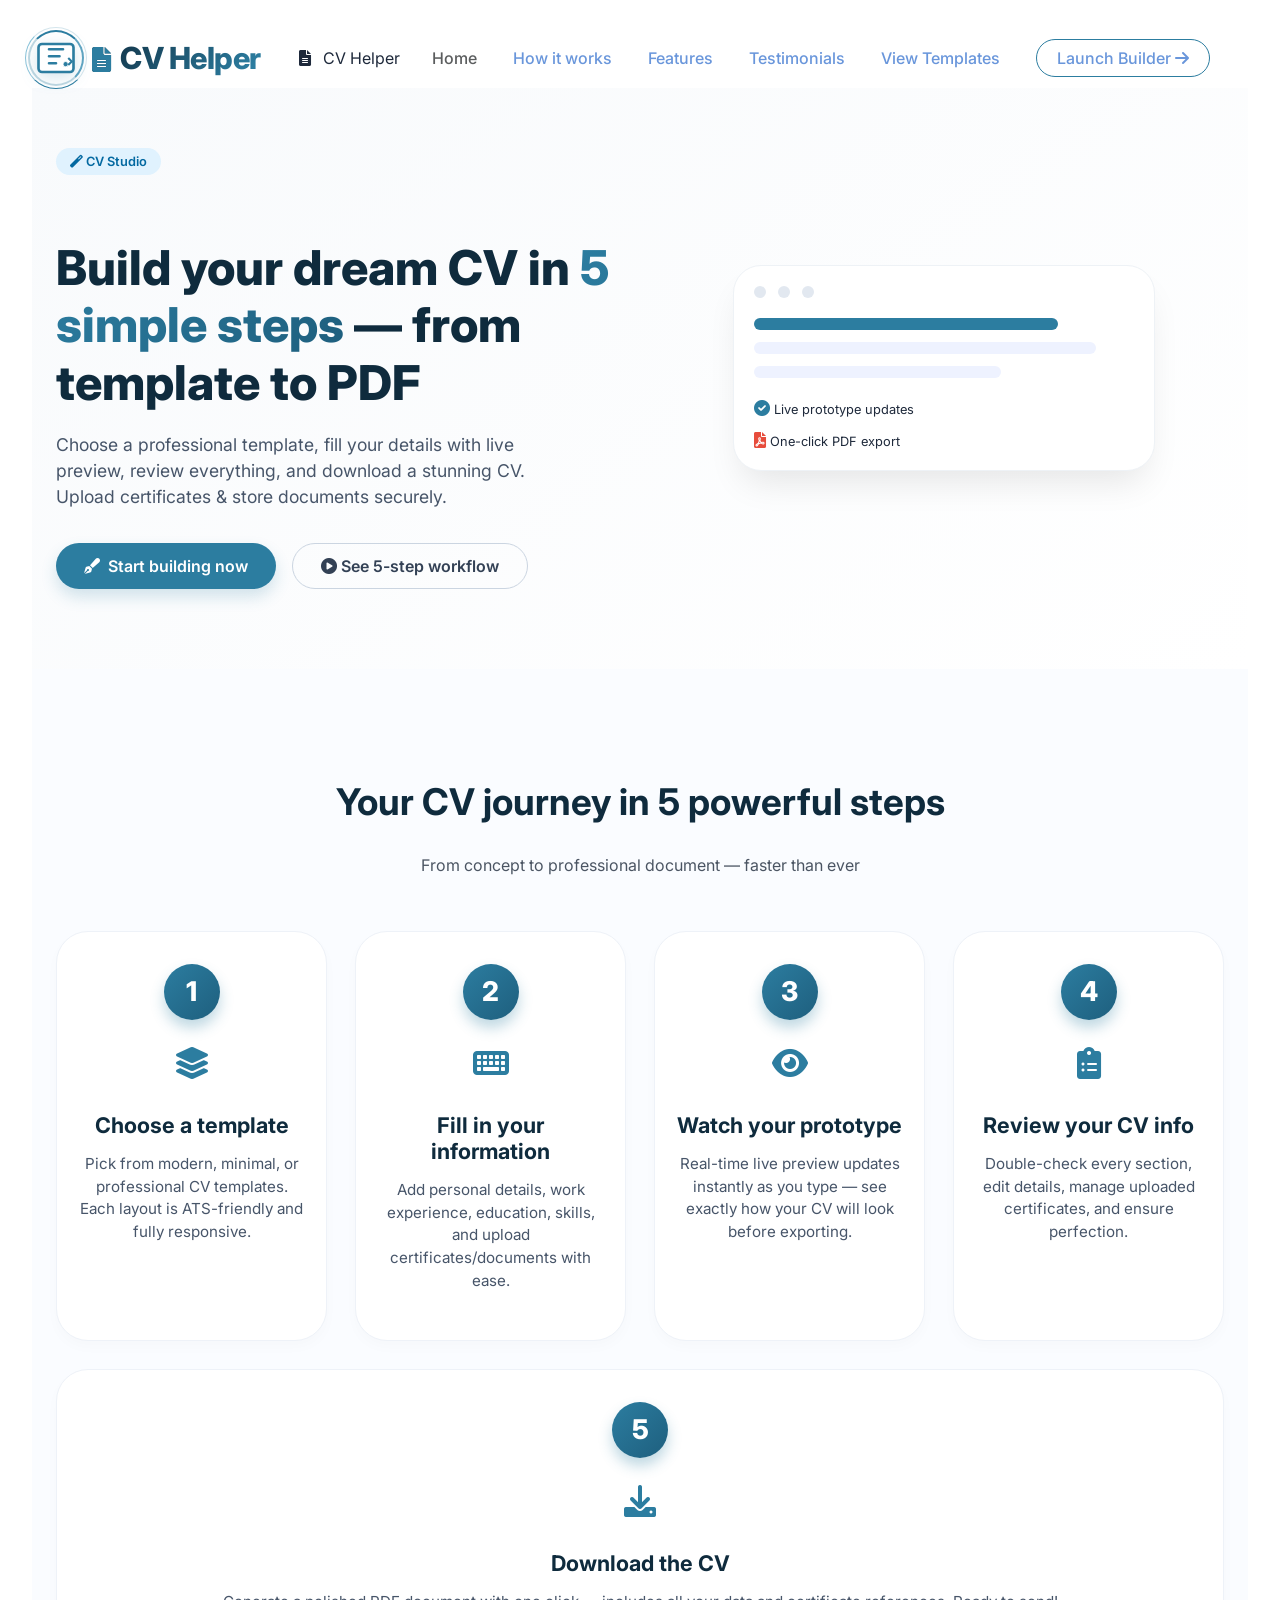
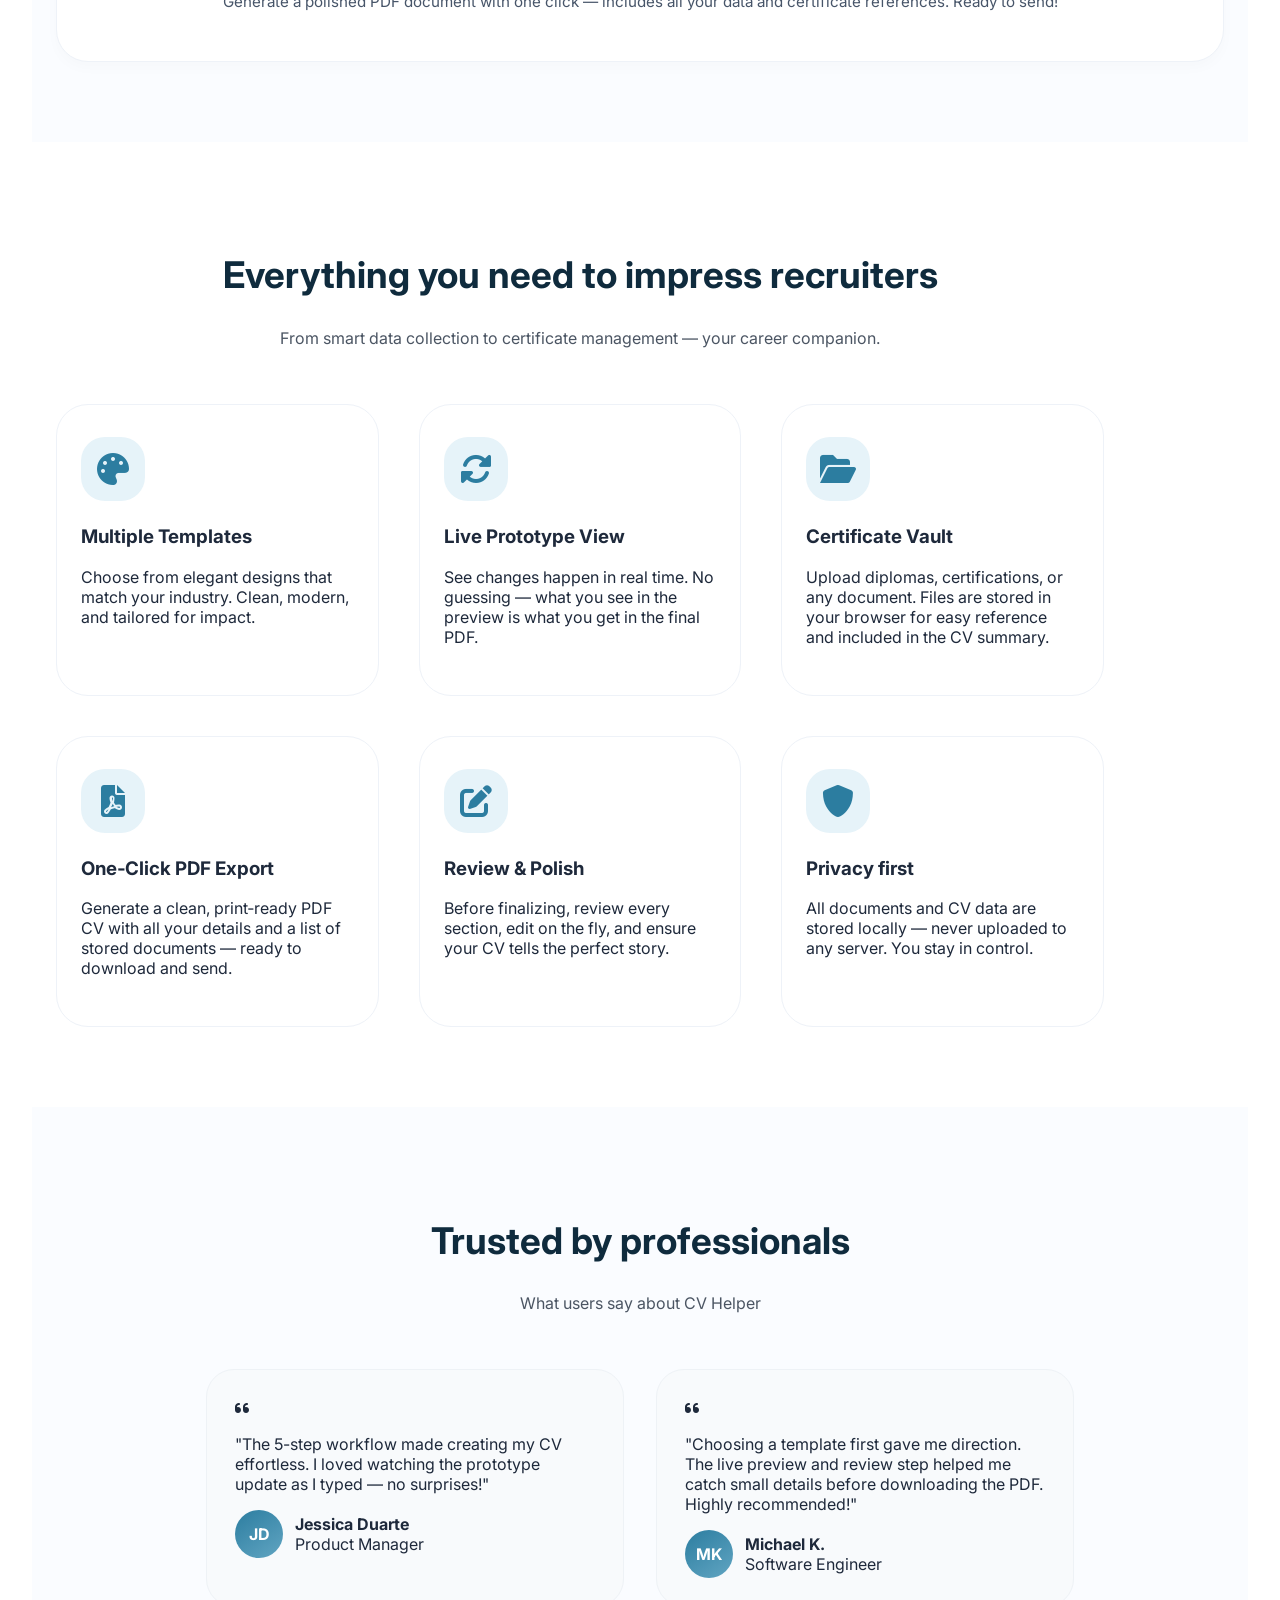
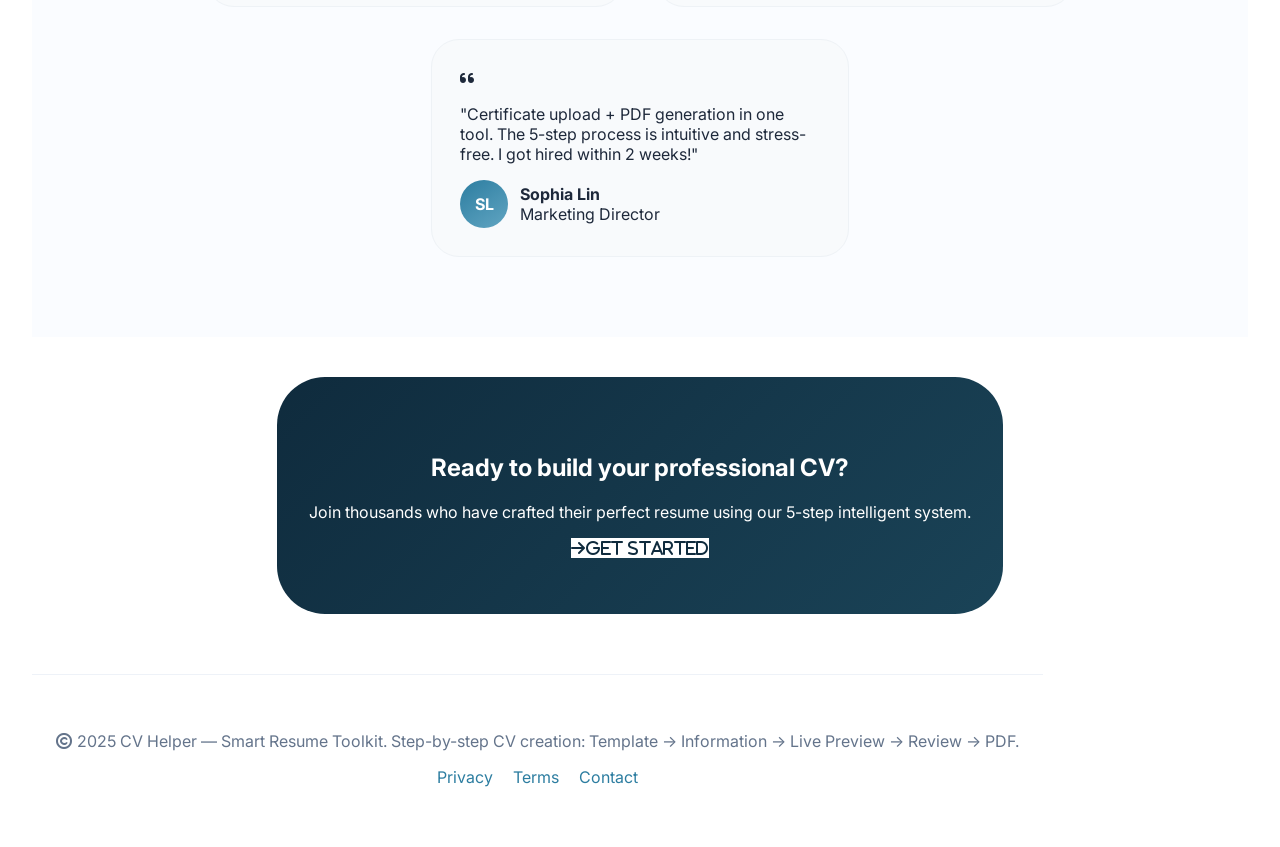
<file: index.html>
<!DOCTYPE html>
<html lang="en">
<head>
  <meta charset="UTF-8">
  <meta name="viewport" content="width=device-width, initial-scale=1.0, user-scalable=yes">
  <title>CV Helper | Smart CV Builder & Resume Assistant</title>
  <!-- Google Fonts + Font Awesome -->
  <link href="https://fonts.googleapis.com/css2?family=Inter:opsz,wght@14..32,300;14..32,400;14..32,500;14..32,600;14..32,700;14..32,800&display=swap" rel="stylesheet">
  <link rel="stylesheet" href="https://cdnjs.cloudflare.com/ajax/libs/font-awesome/6.0.0-beta3/css/all.min.css">
  <link rel="stylesheet" href="D1.css">
</head>
<body>
 <!-- Navigation with ANIMATED LOGO (Motion Design) -->
<div class="container">
  <div class="navbar">
    <div class="logo">
      <div class="logo-icon">
        <!-- Animated rings -->
        <div class="logo-ring"></div>
        <div class="logo-ring-second"></div>
        <!-- Floating particles generated via JS -->
        <div class="logo-particles" id="particlesContainer"></div>
        <!-- Main SVG icon -->
        <svg viewBox="0 0 24 24" fill="none" xmlns="http://www.w3.org/2000/svg">
          <path d="M4 4H20C21.1 4 22 4.9 22 6V18C22 19.1 21.1 20 20 20H4C2.9 20 2 19.1 2 18V6C2 4.9 2.9 4 4 4Z" stroke="#2c7da0" stroke-width="1.5" fill="white"/>
          <path d="M8 7H16M8 11H14M8 15H12" stroke="#2c7da0" stroke-width="1.5" stroke-linecap="round"/>
          <circle cx="17.5" cy="15.5" r="1.5" fill="#2c7da0" stroke="white" stroke-width="0.5"/>
          <path d="M19 12L21 14L19 16" stroke="#2c7da0" stroke-width="1.2" fill="none"/>
        </svg>
      </div>
      <div class="logo-text">
        <i class="fas fa-file-alt"></i> CV Helper
      </div>
    </div><br>
<!-- Navigation -->
<div class="container">
  <div class="navbar">
    <div class="logo">
      <i class="fas fa-file-alt"></i> CV Helper
    </div>
    <div class="nav-links">
      <a href="#" class="active">Home</a>
      <a href="#steps">How it works</a>
      <a href="#features">Features</a>
      <a href="#testimonials">Testimonials</a>
      <a href="Gettingdtarted.html">View Templates</a>
      <a href="Gettingdtarted.html" class="btn-outline" >Launch Builder <i class="fas fa-arrow-right"></i></a>
    </div>
  </div>
</div>

<!-- Hero Section -->
<section class="hero">
  <div class="container">
    <div class="hero-grid">
      <div class="hero-content">
        <div class="hero-badge"><i class="fas fa-magic"></i> CV Studio</div>
        <h1>Build your dream CV in <span>5 simple steps</span> — from template to PDF</h1>
        <p>Choose a professional template, fill your details with live preview, review everything, and download a stunning CV. Upload certificates & store documents securely.</p>
        <div class="hero-buttons">
          <a href="Gettingdtarted.html" class="btn-primary"><i class="fas fa-pen-fancy"></i> Start building now</a>
          <a href="#steps" class="btn-secondary"><i class="fas fa-play-circle"></i> See 5-step workflow</a>
        </div>
      </div>
      <div class="hero-image">
        <div class="mockup-card">
          <div class="mockup-bar">
            <div class="mockup-dot"></div><div class="mockup-dot"></div><div class="mockup-dot"></div>
          </div>
          <div class="mockup-line fill" style="width:80%"></div>
          <div class="mockup-line medium" style="width:90%"></div>
          <div class="mockup-line" style="width:65%"></div>
          <div style="margin-top: 20px;"><i class="fas fa-check-circle" style="color:#2c7da0;"></i> <span style="font-size:0.8rem;">Live prototype updates</span></div>
          <div style="margin-top: 12px;"><i class="fas fa-file-pdf" style="color:#e74c3c;"></i> <span style="font-size:0.8rem;">One-click PDF export</span></div>
        </div>
      </div>
    </div>
  </div>
</section>

<!-- 5 STEPS SECTION (Main workflow) -->
<section class="section" id="steps" style="background: #fafcff;">
  <div class="container">
    <div class="section-header">
      <h2>Your CV journey in 5 powerful steps</h2>
      <p>From concept to professional document — faster than ever</p>
    </div>
    <div class="steps-container">
      <!-- Step 1: Choose a template -->
      <div class="step">
        <div class="step-number">1</div>
        <div class="step-icon"><i class="fas fa-layer-group"></i></div>
        <h4>Choose a template</h4>
        <p>Pick from modern, minimal, or professional CV templates. Each layout is ATS-friendly and fully responsive.</p>
      </div>
      <!-- Step 2: Fill in your information -->
      <div class="step">
        <div class="step-number">2</div>
        <div class="step-icon"><i class="fas fa-keyboard"></i></div>
        <h4>Fill in your information</h4>
        <p>Add personal details, work experience, education, skills, and upload certificates/documents with ease.</p>
      </div>
      <!-- Step 3: Watch your prototype as you input -->
      <div class="step">
        <div class="step-number">3</div>
        <div class="step-icon"><i class="fas fa-eye"></i></div>
        <h4>Watch your prototype</h4>
        <p>Real-time live preview updates instantly as you type — see exactly how your CV will look before exporting.</p>
      </div>
      <!-- Step 4: Review your CV info -->
      <div class="step">
        <div class="step-number">4</div>
        <div class="step-icon"><i class="fas fa-clipboard-list"></i></div>
        <h4>Review your CV info</h4>
        <p>Double-check every section, edit details, manage uploaded certificates, and ensure perfection.</p>
      </div>
      <!-- Step 5: Download the CV -->
      <div class="step">
        <div class="step-number">5</div>
        <div class="step-icon"><i class="fas fa-download"></i></div>
        <h4>Download the CV</h4>
        <p>Generate a polished PDF document with one click — includes all your data and certificate references. Ready to send!</p>
      </div>
    </div>
  </div>
</section>

<!-- Features Section -->
<section class="section" id="features">
  <div class="container">
    <div class="section-header">
      <h2>Everything you need to impress recruiters</h2>
      <p>From smart data collection to certificate management — your career companion.</p>
    </div>
    <div class="features-grid">
      <div class="feature-card">
        <div class="feature-icon"><i class="fas fa-palette"></i></div>
        <h3>Multiple Templates</h3>
        <p>Choose from elegant designs that match your industry. Clean, modern, and tailored for impact.</p>
      </div>
      <div class="feature-card">
        <div class="feature-icon"><i class="fas fa-sync-alt"></i></div>
        <h3>Live Prototype View</h3>
        <p>See changes happen in real time. No guessing — what you see in the preview is what you get in the final PDF.</p>
      </div>
      <div class="feature-card">
        <div class="feature-icon"><i class="fas fa-folder-open"></i></div>
        <h3>Certificate Vault</h3>
        <p>Upload diplomas, certifications, or any document. Files are stored in your browser for easy reference and included in the CV summary.</p>
      </div>
      <div class="feature-card">
        <div class="feature-icon"><i class="fas fa-file-pdf"></i></div>
        <h3>One‑Click PDF Export</h3>
        <p>Generate a clean, print‑ready PDF CV with all your details and a list of stored documents — ready to download and send.</p>
      </div>
      <div class="feature-card">
        <div class="feature-icon"><i class="fas fa-edit"></i></div>
        <h3>Review & Polish</h3>
        <p>Before finalizing, review every section, edit on the fly, and ensure your CV tells the perfect story.</p>
      </div>
      <div class="feature-card">
        <div class="feature-icon"><i class="fas fa-shield-alt"></i></div>
        <h3>Privacy first</h3>
        <p>All documents and CV data are stored locally — never uploaded to any server. You stay in control.</p>
      </div>
    </div>
  </div>
</section>

<!-- Testimonials -->
<section class="section" id="testimonials" style="background: #fafcff;">
  <div class="container">
    <div class="section-header">
      <h2>Trusted by professionals</h2>
      <p>What users say about CV Helper</p>
    </div>
    <div class="testimonial-grid">
      <div class="testimonial-card">
        <i class="fas fa-quote-left"></i>
        <p>"The 5-step workflow made creating my CV effortless. I loved watching the prototype update as I typed — no surprises!"</p>
        <div class="user">
          <div class="user-avatar">JD</div>
          <div><strong>Jessica Duarte</strong><br>Product Manager</div>
        </div>
      </div>
      <div class="testimonial-card">
        <i class="fas fa-quote-left"></i>
        <p>"Choosing a template first gave me direction. The live preview and review step helped me catch small details before downloading the PDF. Highly recommended!"</p>
        <div class="user">
          <div class="user-avatar">MK</div>
          <div><strong>Michael K.</strong><br>Software Engineer</div>
        </div>
      </div>
      <div class="testimonial-card">
        <i class="fas fa-quote-left"></i>
        <p>"Certificate upload + PDF generation in one tool. The 5-step process is intuitive and stress-free. I got hired within 2 weeks!"</p>
        <div class="user">
          <div class="user-avatar">SL</div>
          <div><strong>Sophia Lin</strong><br>Marketing Director</div>
        </div>
      </div>
    </div>
  </div>
</section>

<!-- Call to action -->
<div class="container">
  <div class="cta">
    <h2>Ready to build your professional CV?</h2>
    <p>Join thousands who have crafted their perfect resume using our 5-step intelligent system.</p>
    <a href="Gettingdtarted.html" style="background: white; color:#0f2b3d;"><i class="fas fa-arrow-right">Get Started</i></a>
    
  </div>
</div>

<!-- Footer -->
<footer>
  <div class="container">
    <p><i class="far fa-copyright"></i> 2025 CV Helper — Smart Resume Toolkit. Step-by-step CV creation: Template → Information → Live Preview → Review → PDF.</p>
    <div style="margin-top: 16px; display: flex; justify-content: center; gap: 20px;">
      <a href="#" style="color:#2c7da0; text-decoration: none;">Privacy</a>
      <a href="#" style="color:#2c7da0; text-decoration: none;">Terms</a>
      <a href="#" style="color:#2c7da0; text-decoration: none;">Contact</a>
    </div>
  </div>
</footer>

<script>
  // Builder redirection logic (links to the CV builder HTML)
  // This description page expects the builder to be at "cv-builder.html" (the previous tool)
  const builderUrl = "cv-builder.html"; 
  
  function goToBuilder() {
    // Attempt to navigate to the builder page
    window.location.href = builderUrl;
    // Fallback detection: if after 1.2 seconds still on same page, likely the file doesn't exist.
    setTimeout(() => {
      if (window.location.pathname.includes("description") || document.title.includes("CV Helper")) {
        alert("⚠️ CV Builder not found.\n\nPlease ensure 'cv-builder.html' is in the same folder as this description page.\n\nIf you haven't saved the builder file, please use the complete CV builder code from the previous step and save it as 'cv-builder.html'.");
      }
    }, 1200);
  }

  // Attach to all builder buttons
  const builderBtns = document.querySelectorAll('#goToBuilderBtn, #heroCtaBtn, #ctaFinalBtn');
  builderBtns.forEach(btn => {
    btn.addEventListener('click', (e) => {
      e.preventDefault();
      goToBuilder();
    });
  });

  // Smooth scroll for anchor links (internal navigation)
  document.querySelectorAll('.nav-links a[href^="#"], .hero-buttons a[href="#steps"]').forEach(anchor => {
    anchor.addEventListener('click', function(e) {
      const targetId = this.getAttribute('href');
      if (targetId === "#" || targetId === "#steps" && this.classList.contains('btn-secondary')) {
        const stepsSection = document.getElementById('steps');
        if (stepsSection) {
          e.preventDefault();
          stepsSection.scrollIntoView({ behavior: 'smooth' });
        }
      } else if (targetId && targetId !== "#" && targetId !== "#steps") {
        const targetElement = document.querySelector(targetId);
        if (targetElement) {
          e.preventDefault();
          targetElement.scrollIntoView({ behavior: 'smooth' });
        }
      }
    });
  });

  // Additional handler for "See 5-step workflow" button from hero
  const seeStepsBtn = document.querySelector('.hero-buttons .btn-secondary');
  if (seeStepsBtn) {
    seeStepsBtn.addEventListener('click', (e) => {
      e.preventDefault();
      const stepsSection = document.getElementById('steps');
      if (stepsSection) stepsSection.scrollIntoView({ behavior: 'smooth' });
    });
  }

  // For any remaining "How it works" nav link
  const howItWorksLink = document.querySelector('.nav-links a[href="#steps"]');
  if (howItWorksLink) {
    howItWorksLink.addEventListener('click', (e) => {
      e.preventDefault();
      document.getElementById('steps').scrollIntoView({ behavior: 'smooth' });
    });
  }
</script>
</body>
</html>
</file>
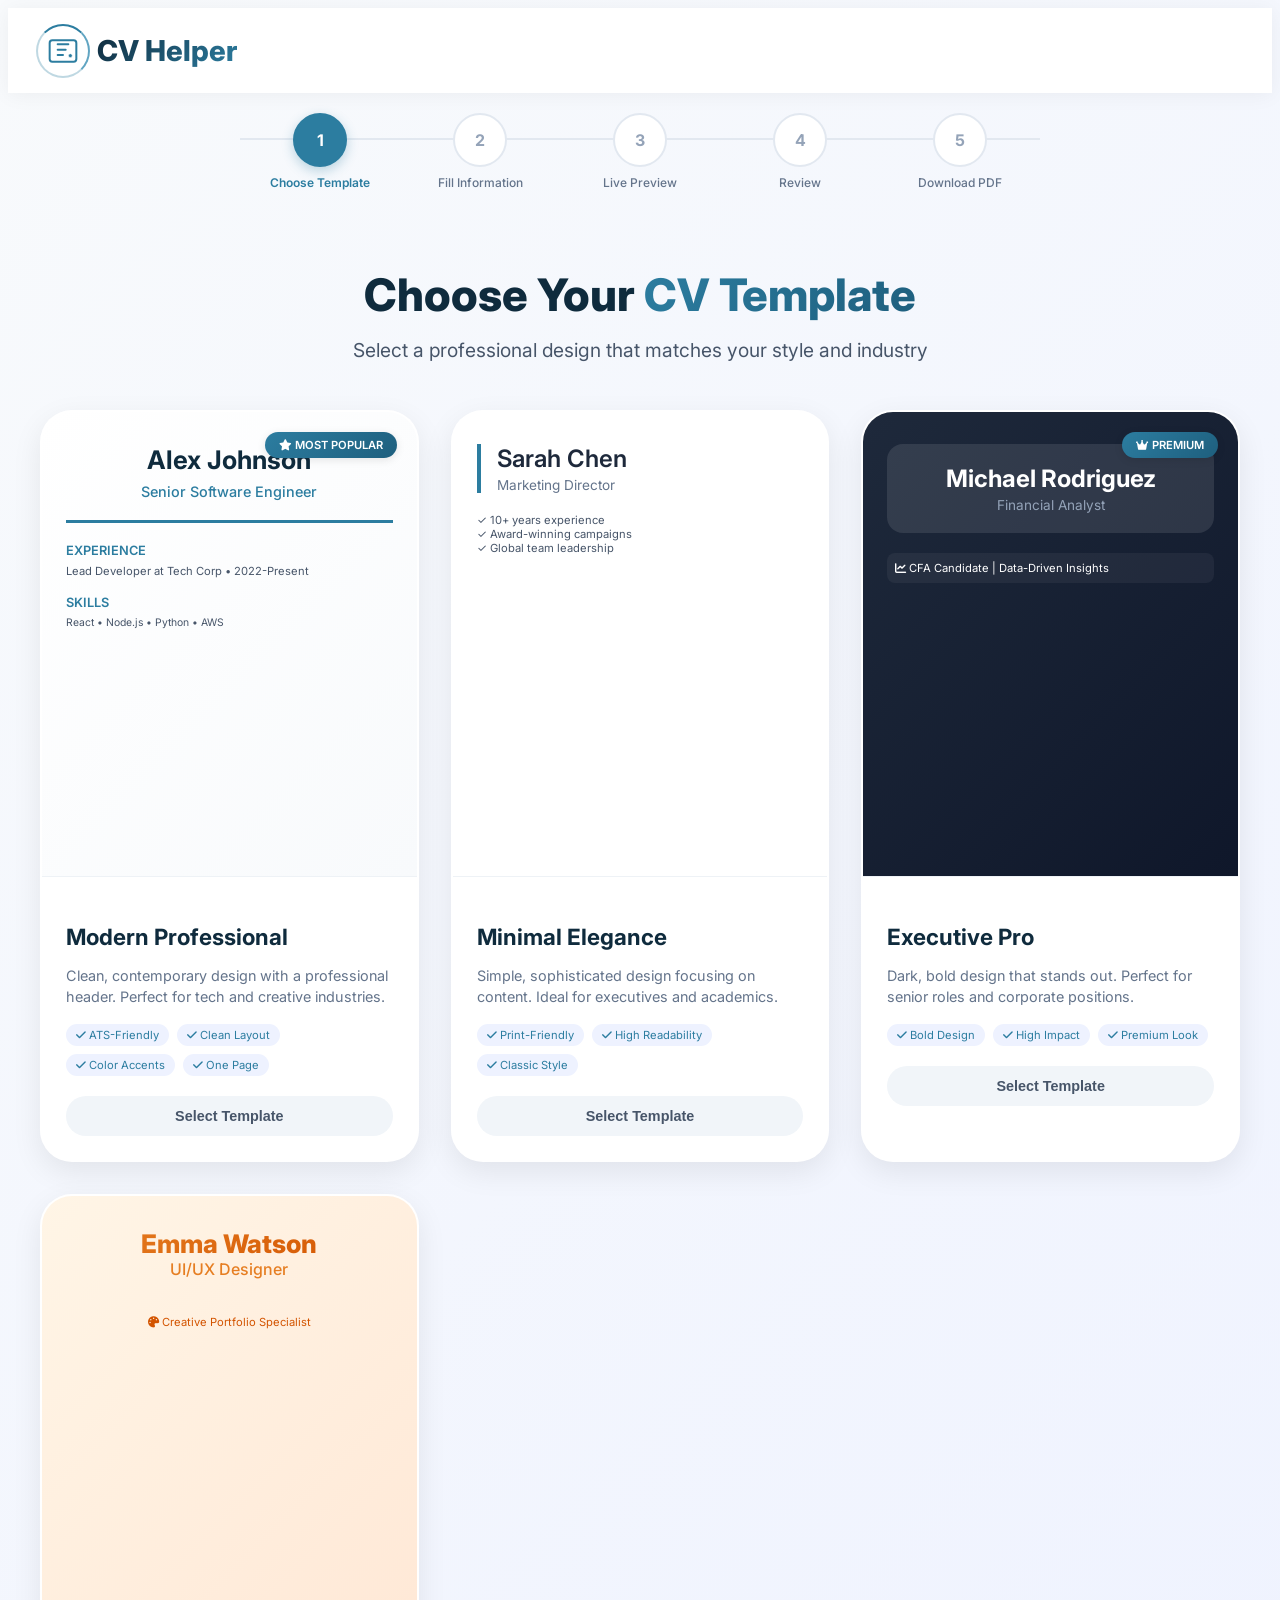
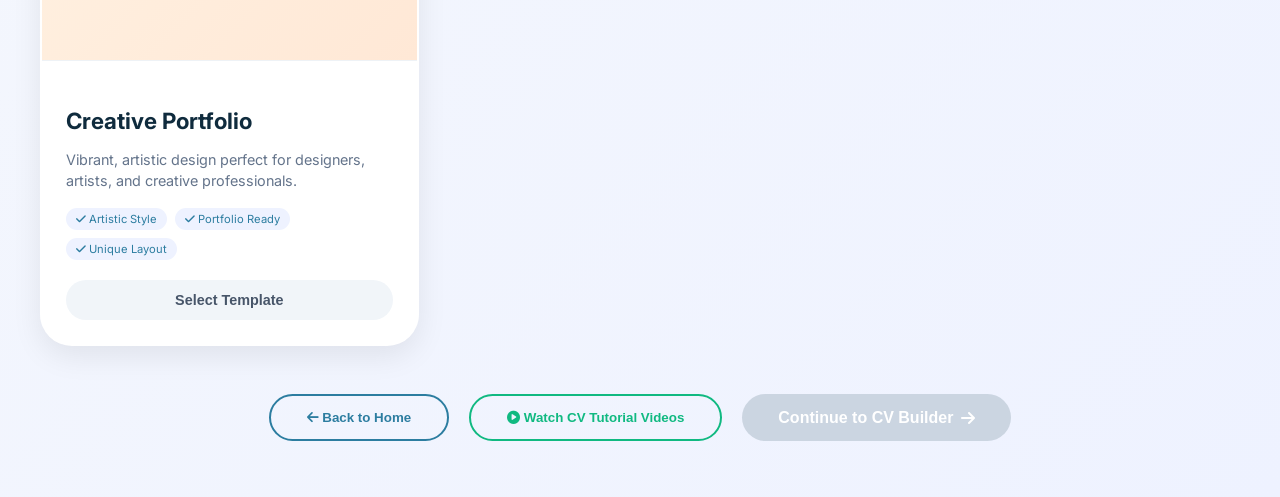
<file: Gettingdtarted.html>
<!DOCTYPE html>
<html lang="en">
<head>
  <meta charset="UTF-8">
  <meta name="viewport" content="width=device-width, initial-scale=1.0, user-scalable=yes">
  <title>Choose Your CV Template | CV Helper</title>
  <link href="https://fonts.googleapis.com/css2?family=Inter:opsz,wght@14..32,300;14..32,400;14..32,500;14..32,600;14..32,700;14..32,800&display=swap" rel="stylesheet">
  <link rel="stylesheet" href="https://cdnjs.cloudflare.com/ajax/libs/font-awesome/6.0.0-beta3/css/all.min.css">
  <link rel="stylesheet" href="Gettingdtarted.css">
  <style>
    /* Optional: custom style for the video button to make it stand out */
    .video-btn {
      border-color: #10b981 !important;
      color: #10b981 !important;
    }
    .video-btn:hover {
      background: #10b981 !important;
      color: white !important;
    }
  </style>
</head>
<body>

<div class="header">
  <div class="header-content">
    <a href="description.html" class="logo">
      <div class="logo-icon">
        <div class="logo-ring"></div>
        <svg viewBox="0 0 24 24" fill="none" xmlns="http://www.w3.org/2000/svg">
          <path d="M4 4H20C21.1 4 22 4.9 22 6V18C22 19.1 21.1 20 20 20H4C2.9 20 2 19.1 2 18V6C2 4.9 2.9 4 4 4Z" stroke="#2c7da0" stroke-width="1.5" fill="white"/>
          <path d="M8 7H16M8 11H14M8 15H12" stroke="#2c7da0" stroke-width="1.5" stroke-linecap="round"/>
          <circle cx="17.5" cy="15.5" r="1.5" fill="#2c7da0" stroke="white" stroke-width="0.5"/>
        </svg>
      </div>
      <div class="logo-text">CV Helper</div>
    </a>
  </div>
</div>

<div class="progress-container">
  <div class="progress-steps">
    <div class="step active"><div class="step-number"><span>1</span></div><div class="step-label">Choose Template</div></div>
    <div class="step"><div class="step-number"><span>2</span></div><div class="step-label">Fill Information</div></div>
    <div class="step"><div class="step-number"><span>3</span></div><div class="step-label">Live Preview</div></div>
    <div class="step"><div class="step-number"><span>4</span></div><div class="step-label">Review</div></div>
    <div class="step"><div class="step-number"><span>5</span></div><div class="step-label">Download PDF</div></div>
  </div>
</div>

<div class="container">
  <div class="hero-section">
    <h1>Choose Your <span>CV Template</span></h1>
    <p>Select a professional design that matches your style and industry</p>
  </div>

  <div class="template-grid" id="templateGrid">
    <!-- Modern Template -->
    <div class="template-card" data-template="modern">
      <div class="template-badge"><i class="fas fa-star"></i> MOST POPULAR</div>
      <div class="template-preview preview-modern">
        <div class="cv-header">
          <div class="cv-name">Alex Johnson</div>
          <div class="cv-title">Senior Software Engineer</div>
        </div>
        <div class="cv-section">
          <h4>EXPERIENCE</h4>
          <div style="font-size: 0.7rem; color: #475569;">Lead Developer at Tech Corp • 2022-Present</div>
        </div>
        <div class="cv-section">
          <h4>SKILLS</h4>
          <div style="font-size: 0.65rem; color: #475569;">React • Node.js • Python • AWS</div>
        </div>
      </div>
      <div class="template-info">
        <h3>Modern Professional</h3>
        <p>Clean, contemporary design with a professional header. Perfect for tech and creative industries.</p>
        <div class="template-features">
          <span class="feature-tag"><i class="fas fa-check"></i> ATS-Friendly</span>
          <span class="feature-tag"><i class="fas fa-check"></i> Clean Layout</span>
          <span class="feature-tag"><i class="fas fa-check"></i> Color Accents</span>
          <span class="feature-tag"><i class="fas fa-check"></i> One Page</span>
        </div>
        <button class="select-btn">Select Template</button>
      </div>
    </div>

    <!-- Minimal Template -->
    <div class="template-card" data-template="minimal">
      <div class="template-preview preview-minimal">
        <div class="cv-header">
          <div class="cv-name">Sarah Chen</div>
          <div class="cv-title">Marketing Director</div>
        </div>
        <div style="margin-top: 16px; font-size: 0.7rem; color: #475569;">
          <div>✓ 10+ years experience</div>
          <div>✓ Award-winning campaigns</div>
          <div>✓ Global team leadership</div>
        </div>
      </div>
      <div class="template-info">
        <h3>Minimal Elegance</h3>
        <p>Simple, sophisticated design focusing on content. Ideal for executives and academics.</p>
        <div class="template-features">
          <span class="feature-tag"><i class="fas fa-check"></i> Print-Friendly</span>
          <span class="feature-tag"><i class="fas fa-check"></i> High Readability</span>
          <span class="feature-tag"><i class="fas fa-check"></i> Classic Style</span>
        </div>
        <button class="select-btn">Select Template</button>
      </div>
    </div>

    <!-- Professional Template -->
    <div class="template-card" data-template="professional">
      <div class="template-badge"><i class="fas fa-crown"></i> PREMIUM</div>
      <div class="template-preview preview-professional">
        <div class="cv-header">
          <div class="cv-name">Michael Rodriguez</div>
          <div class="cv-title">Financial Analyst</div>
        </div>
        <div class="info-line">
          <i class="fas fa-chart-line"></i> CFA Candidate | Data-Driven Insights
        </div>
      </div>
      <div class="template-info">
        <h3>Executive Pro</h3>
        <p>Dark, bold design that stands out. Perfect for senior roles and corporate positions.</p>
        <div class="template-features">
          <span class="feature-tag"><i class="fas fa-check"></i> Bold Design</span>
          <span class="feature-tag"><i class="fas fa-check"></i> High Impact</span>
          <span class="feature-tag"><i class="fas fa-check"></i> Premium Look</span>
        </div>
        <button class="select-btn">Select Template</button>
      </div>
    </div>

    <!-- Creative Template -->
    <div class="template-card" data-template="creative">
      <div class="template-preview preview-creative">
        <div class="cv-header">
          <div class="cv-name">Emma Watson</div>
          <div class="cv-title">UI/UX Designer</div>
        </div>
        <div style="margin-top: 16px; text-align: center; font-size: 0.7rem; color: #d35400;">
          <i class="fas fa-palette"></i> Creative Portfolio Specialist
        </div>
      </div>
      <div class="template-info">
        <h3>Creative Portfolio</h3>
        <p>Vibrant, artistic design perfect for designers, artists, and creative professionals.</p>
        <div class="template-features">
          <span class="feature-tag"><i class="fas fa-check"></i> Artistic Style</span>
          <span class="feature-tag"><i class="fas fa-check"></i> Portfolio Ready</span>
          <span class="feature-tag"><i class="fas fa-check"></i> Unique Layout</span>
        </div>
        <button class="select-btn">Select Template</button>
      </div>
    </div>
  </div>

  <div class="action-buttons">
    <button class="btn-secondary" onclick="goBack()">
      <i class="fas fa-arrow-left"></i> Back to Home
    </button>
    <!-- New button to watch video tutorials -->
    <button class="btn-secondary video-btn" onclick="location.href='Video.html'">
      <i class="fas fa-play-circle"></i> Watch CV Tutorial Videos
    </button>
    <button class="btn-primary" id="continueBtn" onclick="continueToBuilder()" disabled>
      Continue to CV Builder <i class="fas fa-arrow-right"></i>
    </button>
  </div>
</div>

<script>
  let selectedTemplate = null;

  function loadSavedTemplate() {
    const saved = localStorage.getItem('selectedTemplate');
    if (saved) {
      selectTemplate(saved, true);
    }
  }

  function selectTemplate(templateId, isLoaded = false) {
    selectedTemplate = templateId;
    
    document.querySelectorAll('.template-card').forEach(card => {
      card.classList.remove('selected');
    });
    const selectedCard = document.querySelector(`.template-card[data-template="${templateId}"]`);
    if (selectedCard) selectedCard.classList.add('selected');
    
    document.querySelectorAll('.select-btn').forEach(btn => {
      const parentCard = btn.closest('.template-card');
      if (parentCard && parentCard.getAttribute('data-template') === templateId) {
        btn.textContent = '✓ Selected';
        btn.style.background = '#10b981';
        btn.style.color = 'white';
      } else {
        btn.textContent = 'Select Template';
        btn.style.background = '#f1f5f9';
        btn.style.color = '#475569';
      }
    });
    
    const continueBtn = document.getElementById('continueBtn');
    if (continueBtn) continueBtn.disabled = false;
    
    if (!isLoaded) {
      localStorage.setItem('selectedTemplate', templateId);
      showNotification('Template selected successfully!', 'success');
    }
  }

  function continueToBuilder() {
    if (!selectedTemplate) {
      showNotification('Please select a template first', 'warning');
      return;
    }
    localStorage.setItem('selectedTemplate', selectedTemplate);
    window.location.href = `Working.html?template=${selectedTemplate}`;
  }

  function goBack() {
    window.location.href = 'description.html';
  }

  function showNotification(message, type) {
    const notification = document.createElement('div');
    notification.style.cssText = `
      position: fixed;
      bottom: 20px;
      right: 20px;
      background: ${type === 'success' ? '#10b981' : '#f59e0b'};
      color: white;
      padding: 12px 24px;
      border-radius: 48px;
      font-weight: 500;
      z-index: 1000;
      animation: slideIn 0.3s ease;
      box-shadow: 0 4px 12px rgba(0,0,0,0.15);
    `;
    notification.innerHTML = `<i class="fas ${type === 'success' ? 'fa-check-circle' : 'fa-exclamation-circle'}"></i> ${message}`;
    document.body.appendChild(notification);
    setTimeout(() => {
      notification.style.animation = 'slideOut 0.3s ease';
      setTimeout(() => notification.remove(), 300);
    }, 2000);
  }

  const style = document.createElement('style');
  style.textContent = `
    @keyframes slideIn {
      from { transform: translateX(100%); opacity: 0; }
      to { transform: translateX(0); opacity: 1; }
    }
    @keyframes slideOut {
      from { transform: translateX(0); opacity: 1; }
      to { transform: translateX(100%); opacity: 0; }
    }
  `;
  document.head.appendChild(style);

  document.querySelectorAll('.template-card').forEach(card => {
    card.addEventListener('click', (e) => {
      if (e.target.classList.contains('select-btn')) return;
      const templateId = card.getAttribute('data-template');
      selectTemplate(templateId);
    });
    const btn = card.querySelector('.select-btn');
    if (btn) {
      btn.addEventListener('click', (e) => {
        e.stopPropagation();
        const templateId = card.getAttribute('data-template');
        selectTemplate(templateId);
      });
    }
  });

  loadSavedTemplate();
</script>
</body>
</html>
</file>
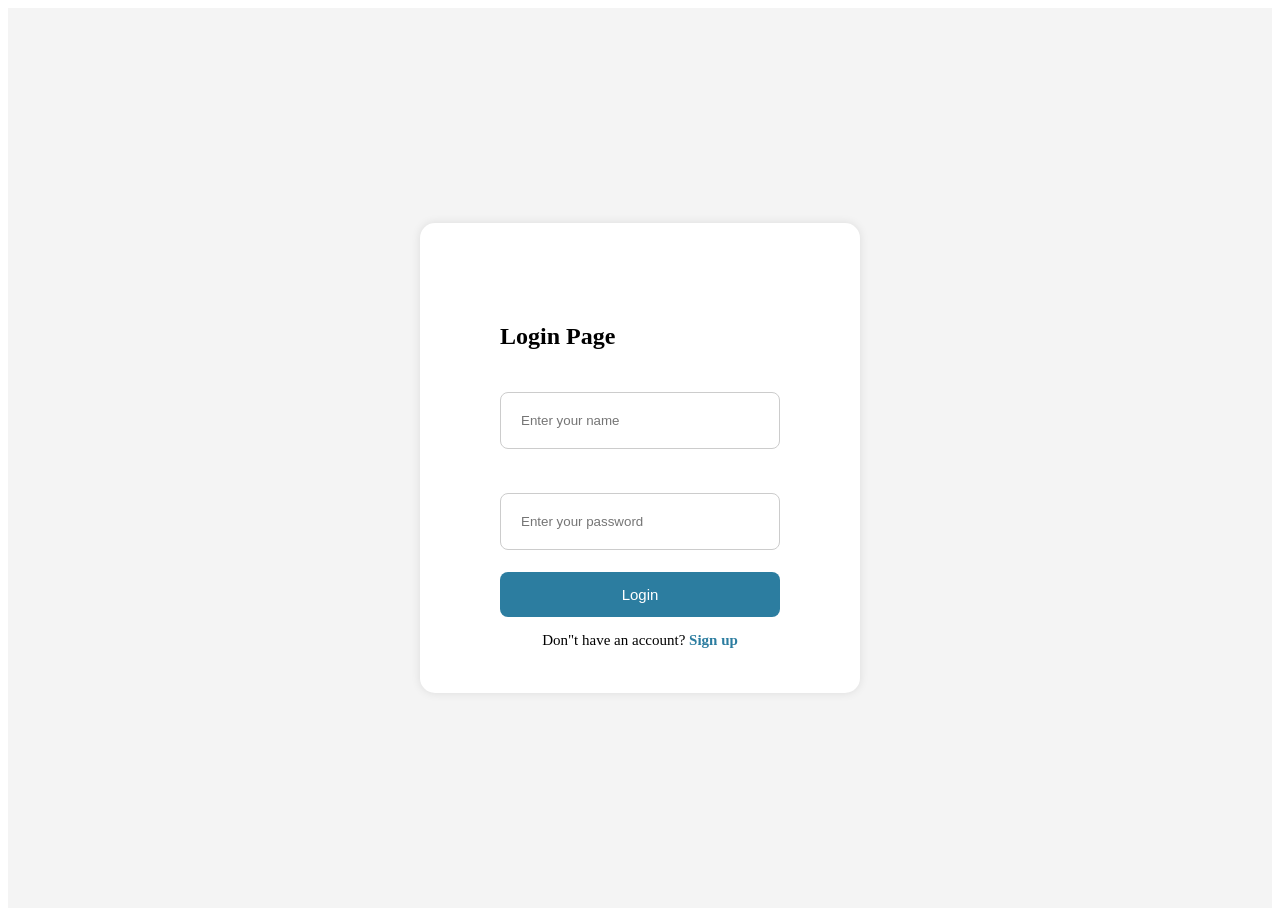
<file: login.html>
<!DOCTYPE html>
<html lang="en">
<head>
  <meta charset="UTF-8" />
  <meta name="viewport" content="width=device-width, initial-scale=1.0" />
  <title>Login Page</title>
  <link rel="stylesheet" href="Login.css" />
</head>
<body>

  <div class="container">
    <form class="form" onsubmit="handleSubmit(event)">
      <h2>Login Page</h2>

      <input
        type="text"
        id="name"
        placeholder="Enter your name"
        class="input"
        required
      />

      <input
        type="password"
        id="password"
        placeholder="Enter your password"
        class="input"
        required
      />

      <button type="submit" class="button">
        Login
      </button>

      <p class="signup-text">
        Don"t have an account? <a href="signup.html">Sign up</a>
      </p>
    </form>
  </div>

  <script>
    function handleSubmit(e) {
      e.preventDefault();

      const name = document.getElementById("name").value;
      const password = document.getElementById("password").value;

      console.log("Name:", name);
      console.log("Password:", password);
      
      window.location.href = "description.html";
    }
  </script>

</body>
</html>
</file>
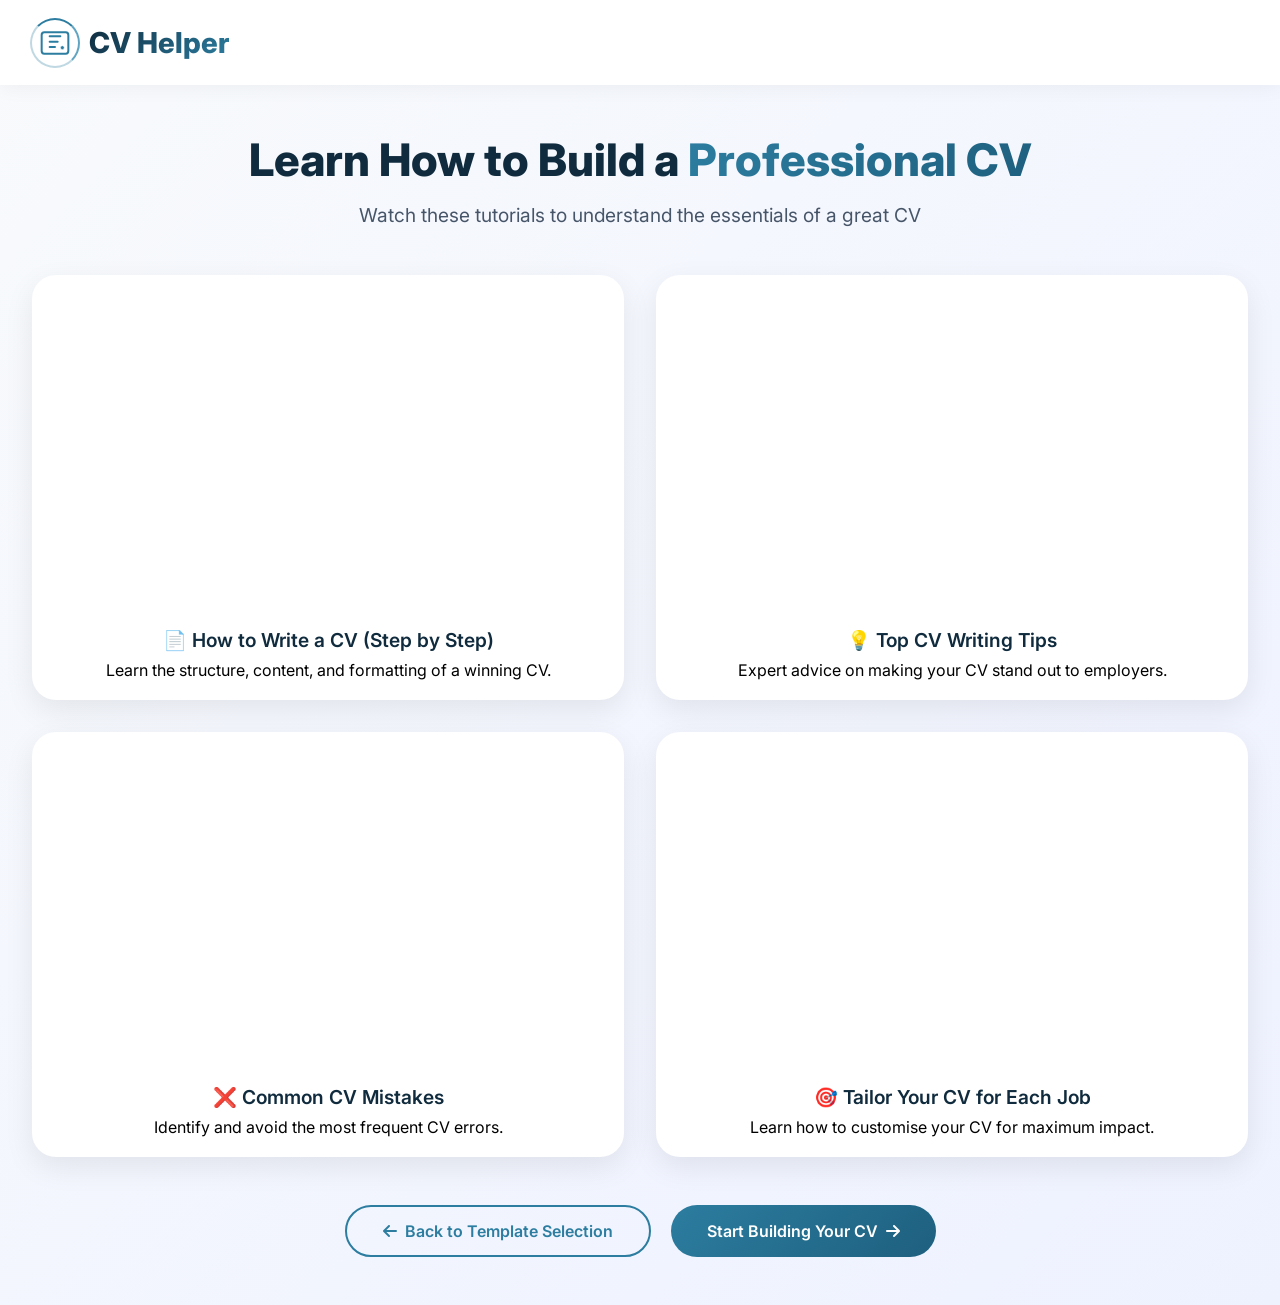
<file: Video.html>
<!DOCTYPE html>
<html lang="en">
<head>
  <meta charset="UTF-8">
  <meta name="viewport" content="width=device-width, initial-scale=1.0, user-scalable=yes">
  <title>CV Tutorials | CV Helper</title>
  <link href="https://fonts.googleapis.com/css2?family=Inter:opsz,wght@14..32,300;14..32,400;14..32,500;14..32,600;14..32,700;14..32,800&display=swap" rel="stylesheet">
  <link rel="stylesheet" href="https://cdnjs.cloudflare.com/ajax/libs/font-awesome/6.0.0-beta3/css/all.min.css">
  <link rel="stylesheet" href="Video.css">
</head>
<body>

<div class="header">
  <div class="header-content">
    <a href="Description.html" class="logo">
      <div class="logo-icon">
        <div class="logo-ring"></div>
        <svg viewBox="0 0 24 24" fill="none" xmlns="http://www.w3.org/2000/svg">
          <path d="M4 4H20C21.1 4 22 4.9 22 6V18C22 19.1 21.1 20 20 20H4C2.9 20 2 19.1 2 18V6C2 4.9 2.9 4 4 4Z" stroke="#2c7da0" stroke-width="1.5" fill="white"/>
          <path d="M8 7H16M8 11H14M8 15H12" stroke="#2c7da0" stroke-width="1.5" stroke-linecap="round"/>
          <circle cx="17.5" cy="15.5" r="1.5" fill="#2c7da0" stroke="white" stroke-width="0.5"/>
        </svg>
      </div>
      <div class="logo-text">CV Helper</div>
    </a>
  </div>
</div>

<div class="container">
  <div class="hero-section">
    <h1>Learn How to Build a <span>Professional CV</span></h1>
    <p>Watch these tutorials to understand the essentials of a great CV</p>
  </div>

  <div class="video-grid">
    <!-- Video 1: How to Write a CV - Step by Step -->
    <div class="video-card">
      <div class="video-wrapper">
        <iframe src="https://www.youtube.com/embed/_fP43gcBywU?start=57" title="How to Write a CV" frameborder="0" allow="accelerometer; autoplay; clipboard-write; encrypted-media; gyroscope; picture-in-picture" allowfullscreen></iframe>
      </div>
      <div class="video-info">
        <h3>📄 How to Write a CV (Step by Step)</h3>
        <p>Learn the structure, content, and formatting of a winning CV.</p>
      </div>
    </div>

    <!-- Video 2: CV Writing Tips -->
    <div class="video-card">
      <div class="video-wrapper">
        <iframe src="https://www.youtube.com/embed/tHQXZJ2f00Y?start=118" title="CV Writing Tips" frameborder="0" allow="accelerometer; autoplay; clipboard-write; encrypted-media; gyroscope; picture-in-picture" allowfullscreen></iframe>
      </div>
      <div class="video-info">
        <h3>💡 Top CV Writing Tips</h3>
        <p>Expert advice on making your CV stand out to employers.</p>
      </div>
    </div>

    <!-- Video 3: CV Mistakes to Avoid -->
    <div class="video-card">
      <div class="video-wrapper">
        <iframe src="https://www.youtube.com/embed/2E5IXef1mzM" title="CV Mistakes to Avoid" frameborder="0" allow="accelerometer; autoplay; clipboard-write; encrypted-media; gyroscope; picture-in-picture" allowfullscreen></iframe>
      </div>
      <div class="video-info">
        <h3>❌ Common CV Mistakes</h3>
        <p>Identify and avoid the most frequent CV errors.</p>
      </div>
    </div>

    <!-- Video 4: How to Tailor Your CV -->
    <div class="video-card">
      <div class="video-wrapper">
        <iframe src="https://www.youtube.com/embed/k7KSx3g1OPI" title="How to Tailor Your CV" frameborder="0" allow="accelerometer; autoplay; clipboard-write; encrypted-media; gyroscope; picture-in-picture" allowfullscreen></iframe>
      </div>
      <div class="video-info">
        <h3>🎯 Tailor Your CV for Each Job</h3>
        <p>Learn how to customise your CV for maximum impact.</p>
      </div>
    </div>
  </div>

  <div class="action-buttons">
    <a href="Gettingdtarted.html" class="btn-secondary">
      <i class="fas fa-arrow-left"></i> Back to Template Selection
    </a>
    <a href="Working.html" class="btn-primary">
      Start Building Your CV <i class="fas fa-arrow-right"></i>
    </a>
  </div>
</div>

</body>
</html>
</file>
<file: D1.css>
body {
      font-family: 'Inter', sans-serif;
      background: #ffffff;
      color: #1e293b;
      overflow-x: hidden;
    }

    ::-webkit-scrollbar {
      width: 8px;
    }
    ::-webkit-scrollbar-track {
      background: #f1f5f9;
    }
    ::-webkit-scrollbar-thumb {
      background: #2c7da0;
      border-radius: 10px;
    }

    .container {
      max-width: 1280px;
      margin: 0 auto;
      padding: 0 24px;
    }

    /* ========= ANIMATED LOGO WITH MOTION DESIGN ========= */
    .logo {
      display: flex;
      align-items: center;
      gap: 12px;
      cursor: pointer;
      position: relative;
    }
    .logo-icon {
      position: relative;
      width: 48px;
      height: 48px;
      display: flex;
      align-items: center;
      justify-content: center;
    }
    .logo-icon svg {
      width: 42px;
      height: 42px;
      filter: drop-shadow(0 4px 8px rgba(44,125,160,0.2));
    }
    /* Animated rotating ring */
    .logo-ring {
      position: absolute;
      width: 52px;
      height: 52px;
      border-radius: 50%;
      border: 2px solid rgba(44,125,160,0.3);
      border-top-color: #2c7da0;
      border-right-color: #61a5c2;
      animation: spinRing 3s linear infinite;
    }
    .logo-ring-second {
      position: absolute;
      width: 60px;
      height: 60px;
      border-radius: 50%;
      border: 1.5px solid rgba(44,125,160,0.2);
      border-bottom-color: #2c7da0;
      border-left-color: #89c2d9;
      animation: spinRingReverse 4s linear infinite;
    }
    @keyframes spinRing {
      0% { transform: rotate(0deg); }
      100% { transform: rotate(360deg); }
    }
    @keyframes spinRingReverse {
      0% { transform: rotate(0deg); }
      100% { transform: rotate(-360deg); }
    }
    /* floating particles effect */
    .logo-particles {
      position: absolute;
      width: 70px;
      height: 70px;
      pointer-events: none;
    }
    .particle {
      position: absolute;
      width: 4px;
      height: 4px;
      background: #2c7da0;
      border-radius: 50%;
      opacity: 0;
      animation: floatParticle 2s ease-in-out infinite;
    }
    @keyframes floatParticle {
      0% {
        opacity: 0;
        transform: translate(0, 0) scale(0);
      }
      20% {
        opacity: 0.6;
      }
      80% {
        opacity: 0.4;
      }
      100% {
        opacity: 0;
        transform: translate(var(--tx, 20px), var(--ty, -20px)) scale(1);
      }
    }
    .logo-text {
      font-size: 1.9rem;
      font-weight: 800;
      background: linear-gradient(135deg, #0f2b3d, #2c7da0, #1e5f7e);
      background-size: 200% auto;
      -webkit-background-clip: text;
      background-clip: text;
      color: transparent;
      letter-spacing: -0.5px;
      animation: shimmerText 3s linear infinite;
      position: relative;
    }
    @keyframes shimmerText {
      0% { background-position: 0% 50%; }
      50% { background-position: 100% 50%; }
      100% { background-position: 0% 50%; }
    }
    .logo-text i {
      background: none;
      -webkit-background-clip: unset;
      background-clip: unset;
      color: #2c7da0;
      font-size: 1.6rem;
      margin-right: 4px;
      animation: bounceIcon 2s ease-in-out infinite;
      display: inline-block;
    }
    @keyframes bounceIcon {
      0%, 100% { transform: translateY(0); }
      50% { transform: translateY(-3px); }
    }
    /* navbar layout */
    .navbar {
      display: flex;
      justify-content: space-between;
      align-items: center;
      padding: 20px 0;
      flex-wrap: wrap;
    }
    .nav-links a {
      margin-left: 32px;
      text-decoration: none;
      font-weight: 500;
      color: #6996db;
      transition: 0.2s;
      position: relative;
    }
    .nav-links a:hover, .nav-links a.active {
      color: #5b5d5e;
    }
    .btn-outline {
      border: 1.5px solid #2c7da0;
      padding: 8px 20px;
      border-radius: 40px;
      background: transparent;
      font-weight: 600;
      transition: 0.2s;
    }
    .btn-outline:hover {
      background: #eef2ff;
      transform: scale(1.02);
    }

    /* hero */
    .hero {
      padding: 60px 0 80px;
      background: linear-gradient(145deg, #f8fafc 0%, #ffffff 100%);
    }
    .hero-grid {
      display: flex;
      align-items: center;
      gap: 48px;
      flex-wrap: wrap;
    }
    .hero-content {
      flex: 1;
    }
    .hero-badge {
      background: #e0f2fe;
      color: #0369a1;
      display: inline-block;
      padding: 6px 14px;
      border-radius: 40px;
      font-size: 0.8rem;
      font-weight: 600;
      margin-bottom: 24px;
      animation: pulseBadge 2s infinite;
    }
    @keyframes pulseBadge {
      0%, 100% { opacity: 1; transform: scale(1); }
      50% { opacity: 0.85; transform: scale(1.02); }
    }
    .hero-content h1 {
      font-size: 3rem;
      font-weight: 800;
      line-height: 1.2;
      margin-bottom: 20px;
      color: #0f2b3d;
    }
    .hero-content h1 span {
      background: linear-gradient(120deg, #2c7da0, #1e5f7e);
      background-clip: text;
      -webkit-background-clip: text;
      color: transparent;
    }
    .hero-content p {
      font-size: 1.1rem;
      color: #475569;
      line-height: 1.5;
      margin-bottom: 32px;
      max-width: 90%;
    }
    .hero-buttons {
      display: flex;
      gap: 16px;
      flex-wrap: wrap;
    }
    .btn-primary {
      background: #2c7da0;
      color: white;
      padding: 12px 28px;
      border-radius: 40px;
      font-weight: 600;
      text-decoration: none;
      display: inline-flex;
      align-items: center;
      gap: 8px;
      transition: 0.2s;
      box-shadow: 0 8px 16px rgba(44,125,160,0.2);
    }
    .btn-primary:hover {
      background: #1f5e7e;
      transform: translateY(-2px);
    }
    .btn-secondary {
      background: transparent;
      border: 1.5px solid #cbd5e1;
      padding: 12px 28px;
      border-radius: 40px;
      font-weight: 600;
      color: #334155;
      text-decoration: none;
      transition: 0.2s;
    }
    .btn-secondary:hover {
      border-color: #2c7da0;
      color: #2c7da0;
    }
    .hero-image {
      flex: 1;
      text-align: center;
    }
    .mockup-card {
      background: white;
      border-radius: 28px;
      padding: 20px;
      box-shadow: 0 20px 35px -10px rgba(0,0,0,0.1);
      text-align: left;
      max-width: 380px;
      margin: 0 auto;
      border: 1px solid #eef2f6;
    }
    .mockup-bar {
      display: flex;
      gap: 12px;
      margin-bottom: 20px;
    }
    .mockup-dot {
      width: 12px;
      height: 12px;
      background: #e2e8f0;
      border-radius: 50%;
    }
    .mockup-line {
      height: 12px;
      background: #eef2ff;
      border-radius: 20px;
      margin: 12px 0;
    }
    .mockup-line.fill {
      background: #2c7da0;
      width: 70%;
    }
    .mockup-line.medium {
      width: 85%;
    }

    /* sections */
    .section {
      padding: 80px 0;
    }
    .section-header {
      text-align: center;
      margin-bottom: 56px;
    }
    .section-header h2 {
      font-size: 2.3rem;
      font-weight: 700;
      color: #0f2b3d;
    }
    .section-header p {
      color: #4b5563;
      max-width: 600px;
      margin: 16px auto 0;
    }

    /* 5 STEPS */
    .steps-container {
      display: flex;
      flex-wrap: wrap;
      justify-content: center;
      gap: 28px;
      margin-top: 20px;
    }
    .step {
      flex: 1;
      min-width: 200px;
      background: #ffffff;
      border-radius: 32px;
      padding: 32px 20px;
      text-align: center;
      transition: all 0.3s ease;
      border: 1px solid #eef2f8;
      box-shadow: 0 6px 14px rgba(0,0,0,0.02);
      position: relative;
      overflow: hidden;
    }
    .step:hover {
      transform: translateY(-8px);
      border-color: #cbdff0;
      box-shadow: 0 25px 35px -12px rgba(44,125,160,0.15);
    }
    .step-number {
      background: linear-gradient(135deg, #2c7da0, #1e5f7e);
      color: white;
      width: 56px;
      height: 56px;
      font-size: 1.7rem;
      font-weight: 800;
      display: flex;
      align-items: center;
      justify-content: center;
      border-radius: 60px;
      margin: 0 auto 24px;
      box-shadow: 0 8px 14px rgba(44,125,160,0.3);
      transition: transform 0.2s;
    }
    .step:hover .step-number {
      transform: scale(1.05);
    }
    .step-icon {
      font-size: 2rem;
      color: #2c7da0;
      margin-bottom: 16px;
    }
    .step h4 {
      font-size: 1.35rem;
      font-weight: 700;
      margin-bottom: 14px;
      color: #0f2b3d;
    }
    .step p {
      color: #475569;
      line-height: 1.5;
      font-size: 0.95rem;
    }

    /* features */
    .features-grid {
      display: grid;
      grid-template-columns: repeat(auto-fit, minmax(280px, 1fr));
      gap: 40px;
    }
    .feature-card {
      background: #ffffff;
      padding: 32px 24px;
      border-radius: 32px;
      transition: all 0.25s ease;
      border: 1px solid #eef2f8;
    }
    .feature-card:hover {
      transform: translateY(-4px);
      border-color: #cbdff0;
    }
    .feature-icon {
      background: #e6f3f9;
      width: 64px;
      height: 64px;
      display: flex;
      align-items: center;
      justify-content: center;
      border-radius: 24px;
      margin-bottom: 24px;
      font-size: 2rem;
      color: #2c7da0;
    }

    /* testimonial */
    .testimonial-grid {
      display: flex;
      gap: 32px;
      flex-wrap: wrap;
      justify-content: center;
    }
    .testimonial-card {
      background: #f8fafc;
      padding: 28px;
      border-radius: 28px;
      max-width: 360px;
      border: 1px solid #eef2f6;
    }
    .user {
      display: flex;
      align-items: center;
      gap: 12px;
      margin-top: 16px;
    }
    .user-avatar {
      width: 48px;
      height: 48px;
      background: linear-gradient(145deg, #2c7da0, #61a5c2);
      border-radius: 60px;
      display: flex;
      align-items: center;
      justify-content: center;
      color: white;
      font-weight: bold;
    }

    /* CTA */
    .cta {
      background: linear-gradient(135deg, #0f2b3d, #1a4357);
      border-radius: 48px;
      margin: 40px auto 60px;
      padding: 56px 32px;
      text-align: center;
      color: white;
      transition: transform 0.2s;
    }
    .cta:hover {
      transform: scale(1.01);
    }
    .cta .btn-primary {
      background: white;
      color: #0f2b3d;
      margin-top: 24px;
      box-shadow: none;
    }

    footer {
      border-top: 1px solid #eef2f8;
      padding: 40px 0 32px;
      text-align: center;
      color: #64748b;
    }

    @media (max-width: 768px) {
      .hero-content h1 { font-size: 2.2rem; }
      .navbar { flex-direction: column; gap: 16px; }
      .nav-links a { margin: 0 12px; }
      .hero-grid { flex-direction: column-reverse; }
      .section { padding: 50px 0; }
      .step { min-width: 260px; }
      .logo-text { font-size: 1.5rem; }
      .logo-icon { width: 40px; height: 40px; }
    }
</file>
<file: Gettingdtarted.css>
jd{
      margin: 0;
      padding: 0;
      box-sizing: border-box;
    }

    body {
      font-family: 'Inter', sans-serif;
      background: linear-gradient(135deg, #f8fafc 0%, #eef2ff 100%);
      min-height: 100vh;
    }

    .header {
      background: rgba(255, 255, 255, 0.95);
      backdrop-filter: blur(10px);
      box-shadow: 0 2px 20px rgba(0, 0, 0, 0.05);
      position: sticky;
      top: 0;
      z-index: 100;
    }

    .header-content {
      max-width: 1400px;
      margin: 0 auto;
      padding: 20px 32px;
      display: flex;
      justify-content: space-between;
      align-items: center;
      flex-wrap: wrap;
      gap: 16px;
    }

    .logo {
      display: flex;
      align-items: center;
      gap: 12px;
      cursor: pointer;
      text-decoration: none;
    }

    .logo-icon {
      position: relative;
      width: 45px;
      height: 45px;
      display: flex;
      align-items: center;
      justify-content: center;
    }

    .logo-ring {
      position: absolute;
      width: 50px;
      height: 50px;
      border-radius: 50%;
      border: 2px solid rgba(44, 125, 160, 0.3);
      border-top-color: #2c7da0;
      border-right-color: #61a5c2;
      animation: spinRing 3s linear infinite;
    }

    @keyframes spinRing {
      0% { transform: rotate(0deg); }
      100% { transform: rotate(360deg); }
    }

    .logo svg {
      width: 32px;
      height: 32px;
    }

    .logo-text {
      font-size: 1.8rem;
      font-weight: 800;
      background: linear-gradient(135deg, #0f2b3d, #2c7da0);
      -webkit-background-clip: text;
      background-clip: text;
      color: transparent;
    }

    .progress-container {
      max-width: 800px;
      margin: 0 auto;
      padding: 20px 32px 0;
    }

    .progress-steps {
      display: flex;
      justify-content: space-between;
      align-items: center;
      position: relative;
    }

    .progress-steps::before {
      content: '';
      position: absolute;
      top: 25px;
      left: 0;
      right: 0;
      height: 2px;
      background: #e2e8f0;
      z-index: 1;
    }

    .step {
      position: relative;
      z-index: 2;
      text-align: center;
      flex: 1;
    }

    .step-number {
      width: 50px;
      height: 50px;
      background: white;
      border: 2px solid #e2e8f0;
      border-radius: 50%;
      display: flex;
      align-items: center;
      justify-content: center;
      margin: 0 auto 8px;
      font-weight: 700;
      color: #94a3b8;
      transition: all 0.3s;
    }

    .step.active .step-number {
      background: #2c7da0;
      border-color: #2c7da0;
      color: white;
      box-shadow: 0 4px 12px rgba(44, 125, 160, 0.3);
    }

    .step.completed .step-number {
      background: #10b981;
      border-color: #10b981;
      color: white;
    }

    .step.completed .step-number::after {
      content: '✓';
      font-size: 1.2rem;
    }

    .step.completed .step-number span {
      display: none;
    }

    .step-label {
      font-size: 0.75rem;
      font-weight: 500;
      color: #64748b;
    }

    .step.active .step-label {
      color: #2c7da0;
      font-weight: 600;
    }

    .container {
      max-width: 1400px;
      margin: 0 auto;
      padding: 48px 32px;
    }

    .hero-section {
      text-align: center;
      margin-bottom: 48px;
    }

    .hero-section h1 {
      font-size: 2.8rem;
      font-weight: 800;
      color: #0f2b3d;
      margin-bottom: 16px;
    }

    .hero-section h1 span {
      background: linear-gradient(120deg, #2c7da0, #1e5f7e);
      background-clip: text;
      -webkit-background-clip: text;
      color: transparent;
    }

    .hero-section p {
      font-size: 1.2rem;
      color: #475569;
      max-width: 600px;
      margin: 0 auto;
    }

    .template-grid {
      display: grid;
      grid-template-columns: repeat(auto-fit, minmax(340px, 1fr));
      gap: 32px;
      margin-bottom: 48px;
    }

    .template-card {
      background: white;
      border-radius: 32px;
      overflow: hidden;
      cursor: pointer;
      transition: all 0.3s cubic-bezier(0.4, 0, 0.2, 1);
      border: 2px solid transparent;
      position: relative;
      box-shadow: 0 10px 30px rgba(0, 0, 0, 0.08);
    }

    .template-card:hover {
      transform: translateY(-8px);
      box-shadow: 0 20px 40px rgba(44, 125, 160, 0.15);
    }

    .template-card.selected {
      border-color: #2c7da0;
      box-shadow: 0 20px 40px rgba(44, 125, 160, 0.2);
    }

    .template-badge {
      position: absolute;
      top: 20px;
      right: 20px;
      background: linear-gradient(135deg, #2c7da0, #1e5f7e);
      color: white;
      padding: 6px 14px;
      border-radius: 40px;
      font-size: 0.7rem;
      font-weight: 600;
      z-index: 10;
      box-shadow: 0 2px 8px rgba(0, 0, 0, 0.1);
    }

    .template-preview {
      padding: 32px 24px;
      min-height: 400px;
      position: relative;
      transition: 0.3s;
    }

    .preview-modern {
      background: linear-gradient(135deg, #ffffff 0%, #f8fafc 100%);
    }
    .preview-modern .cv-header {
      text-align: center;
      padding-bottom: 20px;
      border-bottom: 3px solid #2c7da0;
      margin-bottom: 20px;
    }
    .preview-modern .cv-name {
      font-size: 1.6rem;
      font-weight: 700;
      color: #0f2b3d;
    }
    .preview-modern .cv-title {
      color: #2c7da0;
      font-weight: 500;
      margin-top: 8px;
      font-size: 0.9rem;
    }
    .preview-modern .cv-section h4 {
      font-size: 0.8rem;
      color: #2c7da0;
      margin-bottom: 6px;
      font-weight: 600;
    }

    .preview-minimal {
      background: white;
    }
    .preview-minimal .cv-header {
      text-align: left;
      border-left: 4px solid #2c7da0;
      padding-left: 16px;
      margin-bottom: 20px;
    }
    .preview-minimal .cv-name {
      font-size: 1.5rem;
      font-weight: 600;
      color: #1e293b;
    }
    .preview-minimal .cv-title {
      font-size: 0.85rem;
      color: #64748b;
      margin-top: 4px;
    }

    .preview-professional {
      background: linear-gradient(135deg, #1e293b 0%, #0f172a 100%);
      color: white;
    }
    .preview-professional .cv-header {
      text-align: center;
      background: rgba(255, 255, 255, 0.1);
      padding: 20px;
      border-radius: 16px;
      margin-bottom: 20px;
    }
    .preview-professional .cv-name {
      font-size: 1.5rem;
      font-weight: 700;
    }
    .preview-professional .cv-title {
      color: #94a3b8;
      font-size: 0.85rem;
      margin-top: 4px;
    }
    .preview-professional .info-line {
      background: rgba(255, 255, 255, 0.05);
      padding: 8px;
      border-radius: 8px;
      margin-top: 12px;
      font-size: 0.7rem;
    }

    .preview-creative {
      background: linear-gradient(135deg, #fff5e6 0%, #ffe8d6 100%);
    }
    .preview-creative .cv-header {
      text-align: center;
      position: relative;
      padding-bottom: 20px;
    }
    .preview-creative .cv-name {
      font-size: 1.6rem;
      font-weight: 800;
      background: linear-gradient(135deg, #e67e22, #d35400);
      -webkit-background-clip: text;
      background-clip: text;
      color: transparent;
    }
    .preview-creative .cv-title {
      color: #e67e22;
      font-weight: 500;
    }

    .template-info {
      padding: 24px;
      background: white;
      border-top: 1px solid #eef2f6;
    }
    .template-info h3 {
      font-size: 1.4rem;
      font-weight: 700;
      margin-bottom: 8px;
      color: #0f2b3d;
    }
    .template-info p {
      color: #64748b;
      margin-bottom: 16px;
      line-height: 1.5;
      font-size: 0.9rem;
    }
    .template-features {
      display: flex;
      gap: 8px;
      flex-wrap: wrap;
      margin-bottom: 20px;
    }
    .feature-tag {
      background: #eef2ff;
      padding: 4px 10px;
      border-radius: 20px;
      font-size: 0.7rem;
      color: #2c7da0;
    }
    .select-btn {
      width: 100%;
      padding: 12px;
      background: #f1f5f9;
      color: #475569;
      border: none;
      border-radius: 40px;
      font-weight: 600;
      cursor: pointer;
      transition: all 0.2s;
      font-size: 0.9rem;
    }
    .template-card.selected .select-btn {
      background: #2c7da0;
      color: white;
    }
    .select-btn:hover {
      transform: scale(1.02);
    }

    .action-buttons {
      display: flex;
      justify-content: center;
      gap: 20px;
      margin-top: 32px;
    }

    .btn-primary {
      background: linear-gradient(135deg, #2c7da0, #1e5f7e);
      color: white;
      padding: 14px 36px;
      border-radius: 48px;
      font-weight: 600;
      border: none;
      cursor: pointer;
      font-size: 1rem;
      transition: all 0.2s;
      display: inline-flex;
      align-items: center;
      gap: 8px;
    }
    .btn-primary:hover:not(:disabled) {
      transform: translateY(-2px);
      box-shadow: 0 10px 25px rgba(44, 125, 160, 0.3);
    }
    .btn-primary:disabled {
      background: #cbd5e1;
      cursor: not-allowed;
      transform: none;
    }
    .btn-secondary {
      background: transparent;
      border: 2px solid #2c7da0;
      color: #2c7da0;
      padding: 14px 36px;
      border-radius: 48px;
      font-weight: 600;
      cursor: pointer;
      transition: all 0.2s;
    }
    .btn-secondary:hover {
      background: #eef2ff;
    }

    @keyframes fadeInUp {
      from {
        opacity: 0;
        transform: translateY(30px);
      }
      to {
        opacity: 1;
        transform: translateY(0);
      }
    }
    .template-card {
      animation: fadeInUp 0.5s ease forwards;
      opacity: 0;
    }
    .template-card:nth-child(1) { animation-delay: 0.1s; }
    .template-card:nth-child(2) { animation-delay: 0.2s; }
    .template-card:nth-child(3) { animation-delay: 0.3s; }
    .template-card:nth-child(4) { animation-delay: 0.4s; }

    @media (max-width: 768px) {
      .container { padding: 24px 16px; }
      .hero-section h1 { font-size: 2rem; }
      .template-grid { grid-template-columns: 1fr; }
      .action-buttons { flex-direction: column; align-items: center; }
      .btn-primary, .btn-secondary { width: 100%; justify-content: center; }
      .progress-steps { display: none; }
    }
</file>
<file: Login.css>
/* Login.css */

.container {
    height: 100vh;
    display: flex;
    justify-content: center;
    align-items: center;
    background-color: #f4f4f4;
  }
  
  .form {
    background: #fff;
    padding: 80px;
    border-radius: 15px;
    width: 280px;
    height: 310px;
    box-shadow: 0 0 10px rgba(0, 0, 0, 0.1);
  }
  
  .input {
    width: 100%;
    padding: 20px;
    margin: 22px 0;
    border-radius: 8px;
    border: 1.5px solid #ccc;
    box-sizing: border-box;
  }
  
  .button {
    width: 100%;
    padding: 14px;
    background-color: #2c7da0;
    color: #fff;
    border: none;
    border-radius: 8px;
    font-size: 15px;
    cursor: pointer;
  }
  
  .button:hover {
    background-color: #2c7da0;
  }
  .form h2{
    margin-bottom: 20px;
  }
  .signup-text{
    margin-top: 15px;
    text-align: center;
    font-size: 15px;
  }
  .signup-text a{
    color: #2c7da0;
    text-decoration: none;
    font-weight: bold;
  }
  .signup-text a:hover{
    text-decoration: underline;
  }
</file>
<file: Video.css>
* {
      margin: 0;
      padding: 0;
      box-sizing: border-box;
    }

    body {
      font-family: 'Inter', sans-serif;
      background: linear-gradient(135deg, #f8fafc 0%, #eef2ff 100%);
      min-height: 100vh;
    }

    .header {
      background: rgba(255, 255, 255, 0.95);
      backdrop-filter: blur(10px);
      box-shadow: 0 2px 20px rgba(0, 0, 0, 0.05);
      position: sticky;
      top: 0;
      z-index: 100;
    }

    .header-content {
      max-width: 1400px;
      margin: 0 auto;
      padding: 20px 32px;
      display: flex;
      justify-content: space-between;
      align-items: center;
      flex-wrap: wrap;
      gap: 16px;
    }

    .logo {
      display: flex;
      align-items: center;
      gap: 12px;
      cursor: pointer;
      text-decoration: none;
    }

    .logo-icon {
      position: relative;
      width: 45px;
      height: 45px;
      display: flex;
      align-items: center;
      justify-content: center;
    }

    .logo-ring {
      position: absolute;
      width: 50px;
      height: 50px;
      border-radius: 50%;
      border: 2px solid rgba(44, 125, 160, 0.3);
      border-top-color: #2c7da0;
      border-right-color: #61a5c2;
      animation: spinRing 3s linear infinite;
    }

    @keyframes spinRing {
      0% { transform: rotate(0deg); }
      100% { transform: rotate(360deg); }
    }

    .logo svg {
      width: 32px;
      height: 32px;
    }

    .logo-text {
      font-size: 1.8rem;
      font-weight: 800;
      background: linear-gradient(135deg, #0f2b3d, #2c7da0);
      -webkit-background-clip: text;
      background-clip: text;
      color: transparent;
    }

    .container {
      max-width: 1400px;
      margin: 0 auto;
      padding: 48px 32px;
    }

    .hero-section {
      text-align: center;
      margin-bottom: 48px;
    }

    .hero-section h1 {
      font-size: 2.8rem;
      font-weight: 800;
      color: #0f2b3d;
      margin-bottom: 16px;
    }

    .hero-section h1 span {
      background: linear-gradient(120deg, #2c7da0, #1e5f7e);
      background-clip: text;
      -webkit-background-clip: text;
      color: transparent;
    }

    .hero-section p {
      font-size: 1.2rem;
      color: #475569;
      max-width: 600px;
      margin: 0 auto;
    }

    .video-grid {
      display: grid;
      grid-template-columns: repeat(auto-fit, minmax(480px, 1fr));
      gap: 32px;
      margin-bottom: 48px;
    }

    .video-card {
      background: white;
      border-radius: 24px;
      overflow: hidden;
      box-shadow: 0 10px 30px rgba(0, 0, 0, 0.08);
      transition: transform 0.3s ease;
    }

    .video-card:hover {
      transform: translateY(-5px);
    }

    .video-wrapper {
      position: relative;
      padding-bottom: 56.25%; /* 16:9 aspect ratio */
      height: 0;
      overflow: hidden;
    }

    .video-wrapper iframe {
      position: absolute;
      top: 0;
      left: 0;
      width: 100%;
      height: 100%;
      border: none;
    }

    .video-info {
      padding: 20px;
      text-align: center;
    }

    .video-info h3 {
      font-size: 1.2rem;
      font-weight: 600;
      color: #0f2b3d;
      margin-bottom: 8px;
    }

    .action-buttons {
      display: flex;
      justify-content: center;
      gap: 20px;
      margin-top: 32px;
    }

    .btn-primary {
      background: linear-gradient(135deg, #2c7da0, #1e5f7e);
      color: white;
      padding: 14px 36px;
      border-radius: 48px;
      font-weight: 600;
      border: none;
      cursor: pointer;
      font-size: 1rem;
      transition: all 0.2s;
      display: inline-flex;
      align-items: center;
      gap: 8px;
      text-decoration: none;
    }

    .btn-primary:hover {
      transform: translateY(-2px);
      box-shadow: 0 10px 25px rgba(44, 125, 160, 0.3);
    }

    .btn-secondary {
      background: transparent;
      border: 2px solid #2c7da0;
      color: #2c7da0;
      padding: 14px 36px;
      border-radius: 48px;
      font-weight: 600;
      cursor: pointer;
      transition: all 0.2s;
      text-decoration: none;
      display: inline-flex;
      align-items: center;
      gap: 8px;
    }

    .btn-secondary:hover {
      background: #eef2ff;
    }

    @media (max-width: 768px) {
      .container {
        padding: 24px 16px;
      }
      .hero-section h1 {
        font-size: 2rem;
      }
      .video-grid {
        grid-template-columns: 1fr;
      }
      .action-buttons {
        flex-direction: column;
        align-items: center;
      }
      .btn-primary, .btn-secondary {
        width: 100%;
        justify-content: center;
      }
    }
</file>
